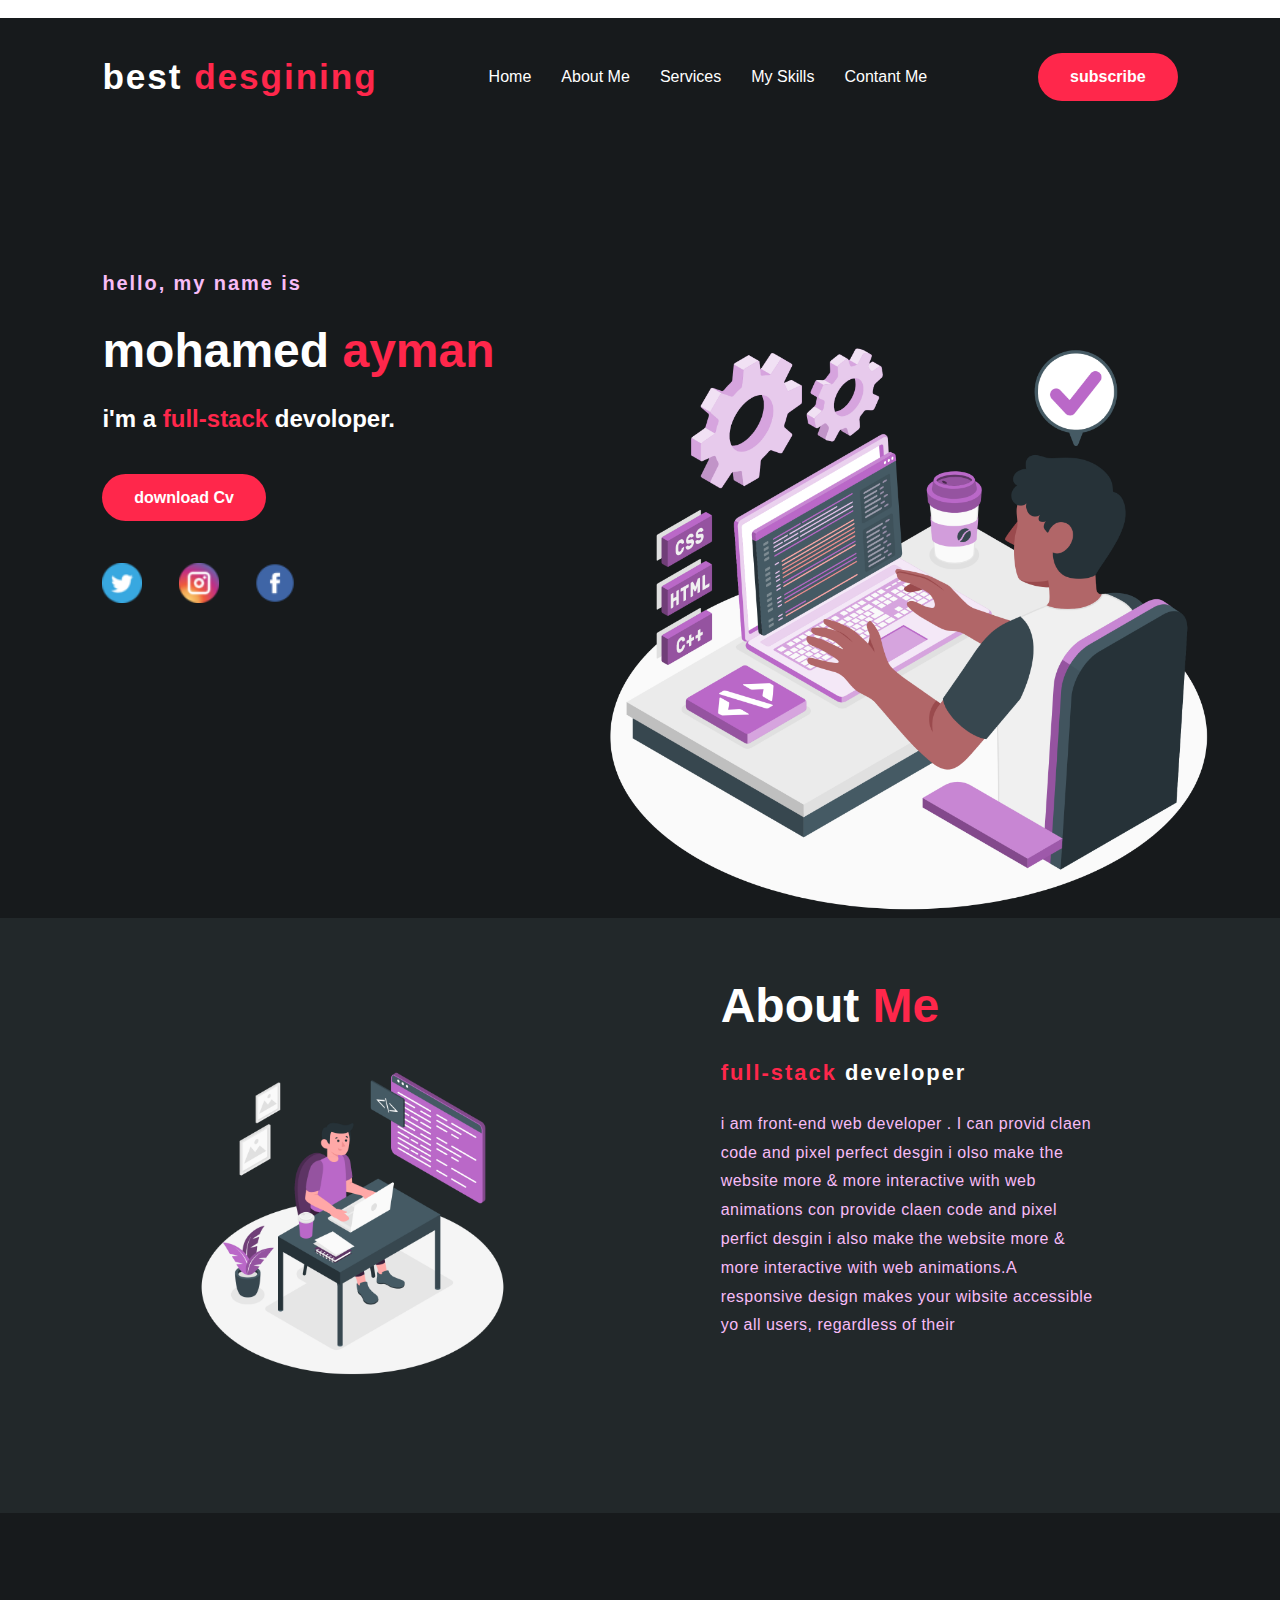
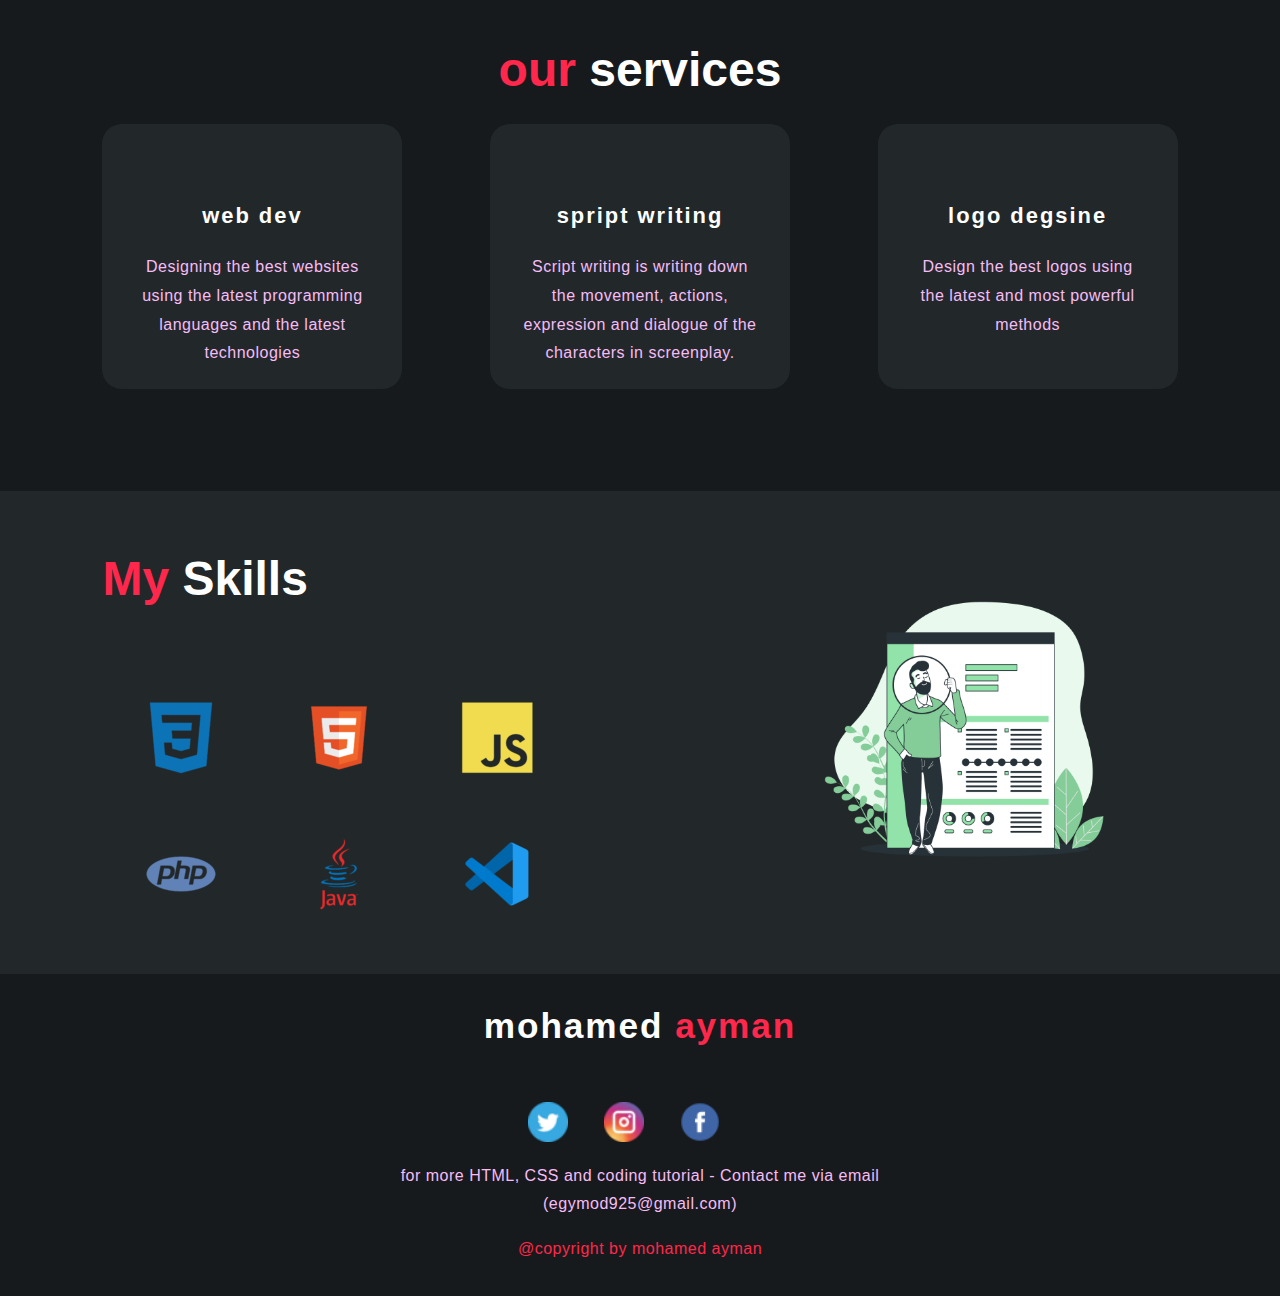
<file: index.html>
<!DOCTYPE html>
<html lang="en">
<head>
    <meta charset="UTF-8">
    <meta http-equiv="X-UA-Compatible" content="IE=edge">
    <meta name="viewport" content="width=device-width, initial-scale=1.0">
    <title>best desgining</title>
    <meta name="description" content="best desgin websites and logos and script writer">
    <meta name="keywords" content="mohamed, ayman, mohamed ayman desgining(websites- logos- script writer">
    <link rel="stylesheet" href="style.css">
    <link rel="stylesheet" href="icons/icon med .icon">
    <link rel="stylesheet" href="https://cdnjs.cloudflare.com/ajax/libs/font-awesome/6.2.1/css/all.min.css" integrity="sha512-MV7K8+y+gLIBoVD59lQIYicR65iaqukzvf/nwasF0nqhPay5w/9lJmVM2hMDcnK1OnMGCdVK+iQrJ7lzPJQd1w==" crossorigin="anonymous" referrerpolicy="no-referrer" />">

</head>
<body>
    <div class="container">
        <section class="home" id="#home">

            <nav>
                <h2>best <span>desgining</span></h2>
                <ul id="actions">
                    <li><a href="">home</a></li>
                    <li><a href="file:///D:/project%20html%20&%20%23css%203/About%20Me/index.html">about me</a></li>
                    <li><a href="file:///D:/project%20html%20&%20%23css%203/Services/index.html">services</a></li>
                    <li><a href="file:///D:/project%20html%20&%20%23css%203/My%20Skills/index.html">My Skills</a></li>
                    <li><a href="file:///D:/project%20html%20&%20%23css%203/Contact%20Me/index.html">contant me</a></li>
                </ul>
    
                <a href="#" class="btn">subscribe</a>

                <button id="menu">
                    <span></span>
                    <span></span>
                    <span></span>
                </button>
            </nav>
            <div class="content">
                <div class="container-texts">
                    <h4>hello, my name is </h4>
                    <h1>mohamed <span>ayman</span></h1>
                    <h3>i'm a <span>full-stack</span> devoloper.</h3>
                    <a href="#" class="btn">download Cv</a>
    
                    <div class="social">
                        <a href="https://twitter.com/mohamed29749198?t=6r2jcVaJ0L0sUMrDTNRVNA&s=09"><img src="images/p1.png" alt=""></a>
                        <a href="https://www.instagram.com/mo_ayman1/"><img src="images/p2.png" alt=""></a>
                        <a href="https://www.facebook.com/profile.php?id=100027546554738"><img src="images/p3.png" alt=""></a>
                    </div>
                </div>
                <div class="container-images">
                    <img src="images/Hand coding-amico.png" alt="" class="pic">
                    
                </div>
            </div>
        </section>

        <section class="about">
            <div class="container-images">
                <img src="images/p9.png" alt="">
            </div>
            <div class="container-texts">
               <h1>About <span>Me</span></h1>
               <h5> <span>full-stack</span> developer</h5>
               <p>
                   i am front-end web developer . I can provid claen code and pixel perfect 
                   desgin i olso make the website more & more interactive with web animations con provide claen code and pixel perfict desgin i also make the website more
                   & more interactive with web animations.A responsive design  makes your wibsite accessible yo all users, regardless of their
               </p>
            </div>
           </section>
   
           <section class="services">
               <h1 class="text-center"><span>our </span>services</h1>
               <div class="box">
                   <div class="card">
                       <i class="fa-solid fa-code"></i>
                       <h5>web dev</h5>
                       <div class="par">
                           <p>
                               Designing the best websites using the latest programming languages ​​and the latest technologies
                           </p>
                       </div>
                   </div>
                   <div class="card">
                       <i class="fa-solid fa-pen"></i>
                       <h5>spript writing</h5>
                       <div class="par">
                           <p>
                               Script writing is writing down the movement, actions, expression and dialogue of the characters in screenplay.
                           </p>
                       </div>
                   </div>  
                                 <div class="card">
                       <i class="fa-brands fa-drupal"></i>
                       <h5>logo degsine</h5>
                       <div class="par">
                           <p>
                               Design the best logos using the latest and most powerful methods
                           </p>
                       </div>
                   </div>
               </div>
           </section>
   
           <section class="skills">
               <div class="container-skills">
                   <h1><span>My</span> Skills</h1>
                   <div class="content-skills">
                       <div class="skills"><img src="icons/icon1.png" alt=""></div>
                       <div class="skills"><img src="icons/icon2.png" alt=""></div>
                       <div class="skills"><img src="icons/icon3.png" alt=""></div>
                       <div class="skills"><img src="icons/icon4.png" alt=""></div>
                       <div class="skills"><img src="icons/icon5.png" alt=""></div>
                       <div class="skills"><img src="icons/icon6.png" alt=""></div>
                   </div>
                </div>
               <div class="container-images">
                   <img src="images/p11.png" alt="">
               </div>
   
            </section>

           <footer>
            <div class="content-footer">
                <h2>mohamed <span>ayman</span></h2>
                <div class="social">
                    <a href="https://twitter.com/mohamed29749198?t=6r2jcVaJ0L0sUMrDTNRVNA&s=09"><img src="images/p1.png" alt=""></a>
                    <a href="https://www.instagram.com/mo_ayman1/"><img src="images/p2.png" alt=""></a>
                    <a href="https://www.facebook.com/profile.php?id=100027546554738"><img src="images/p3.png" alt=""></a>
                </div>
                <p>
                    for more HTML, CSS and coding tutorial - Contact me via email (egymod925@gmail.com)
                </p>
                <p class="end">
                    @copyright by mohamed ayman
                </p>
            </div>
           </footer>
    </div>
    <script src="script.js"></script>
</body>
</html>
</file>
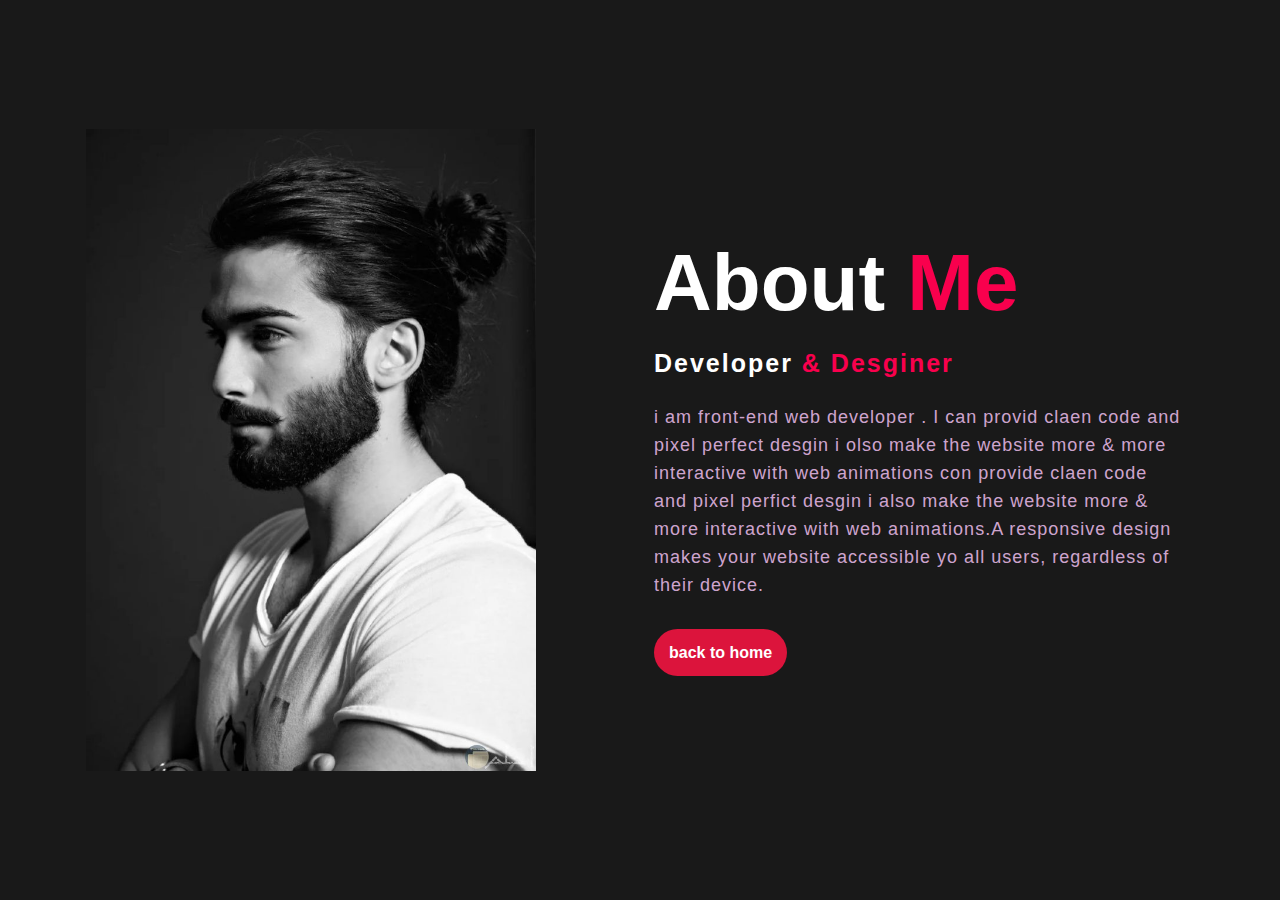
<file: About Me/index.html>
<!DOCTYPE html>
<html lang="en">
<head>
    <meta charset="UTF-8">
    <meta http-equiv="X-UA-Compatible" content="IE=edge">
    <meta name="viewport" content="width=device-width, initial-scale=1.0">
    <title>About Me</title>
    <link rel="stylesheet" href="style.css">
</head>
<body>
    <section class="about">
        <div class="contant">
            <img src="R.jfif">
            <div class="text">
                <h1>About <span>Me</span></h1>
                <h5>developer <span> & desginer</span></h5>
                <p>i am front-end web developer . I can provid claen code and pixel
                 perfect desgin i olso make the website more & more interactive with web 
                 animations con provide claen code and pixel perfict desgin i also make 
                 the website more & more interactive with web animations.A responsive design 
                 makes your website accessible yo all users, regardless of their device.</p>
                 <a href="file:///D:/project%20html%20&%20%23css%203/index.html#" class="btn">back to home</a>
   
            </div>
        </div>
    </section>

</body>
</html>
</file>
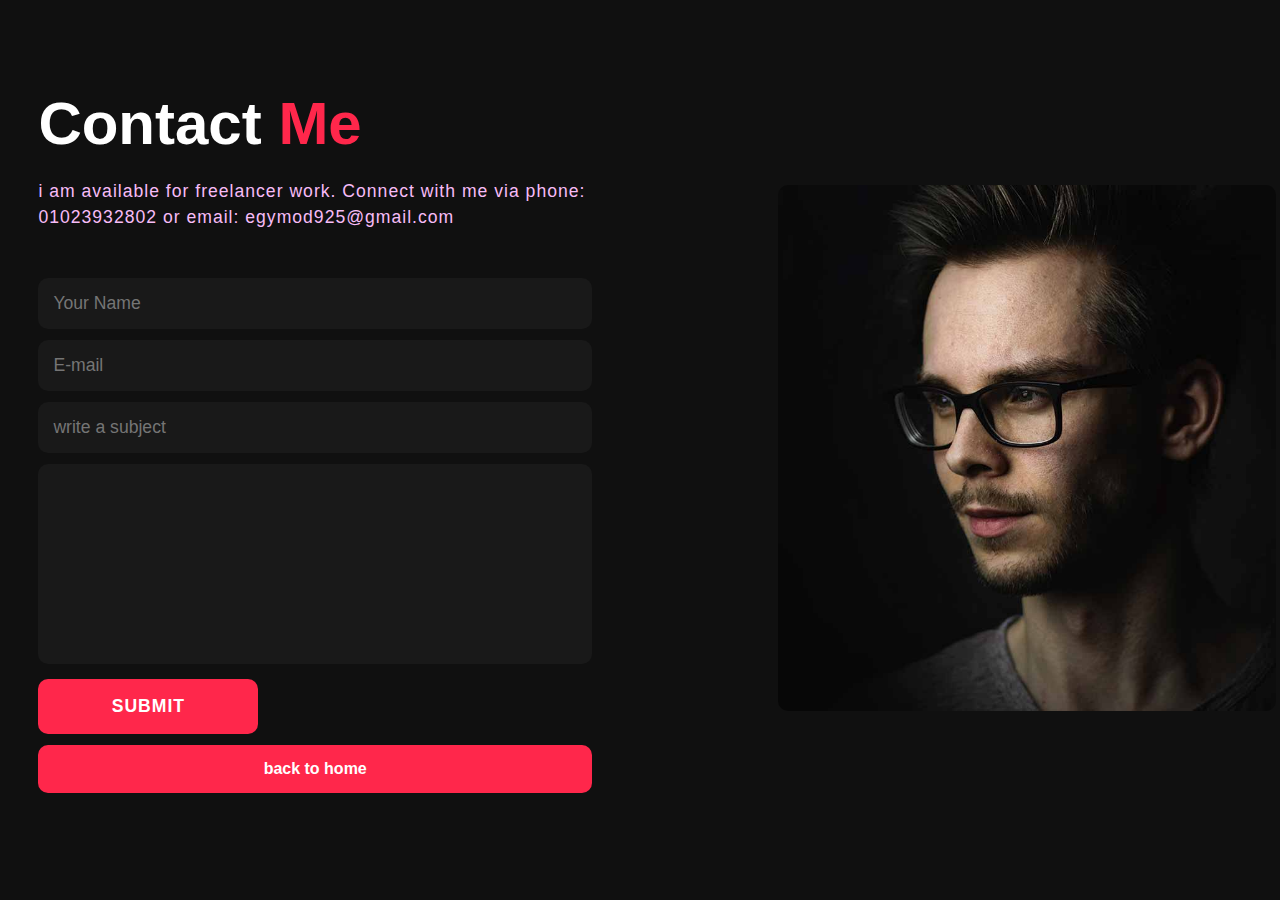
<file: Contact Me/index.html>
<!DOCTYPE html>
<html lang="en">
<head>
    <meta charset="UTF-8">
    <meta http-equiv="X-UA-Compatible" content="IE=edge">
    <meta name="viewport" content="width=device-width, initial-scale=1.0">
    <title>contact me</title>
    <link rel="stylesheet" href="style.css">
</head>
<body>
    <section class="contact">
        <div class="contact-from">
            <h1>Contact <span>Me</span></h1>
            <p>i am available for freelancer work. Connect with me via phone: 01023932802
                or email: egymod925@gmail.com</p>
                <form action="">
                    <input type="" placeholder="Your Name"  required>
                    <input type="email" name="email" id="" placeholder="E-mail" required>
                    <input type="" placeholder="write a subject" required>
                    <textarea name="" id="" cols="30" rows="10" placeholder="your massage"
                    required>
                    </textarea>
                    <input type="submit" name="" value="submit" class="btn">
                    <a href="file:///D:/project%20html%20&%20%23css%203/index.html#" class="brn">back to home</a>  <br>      
                 </form>
        </div>
        <div class="contact-img">
            <img src="main.jpg" alt="">
        </div>
    </section>
</body>
</html>
</file>
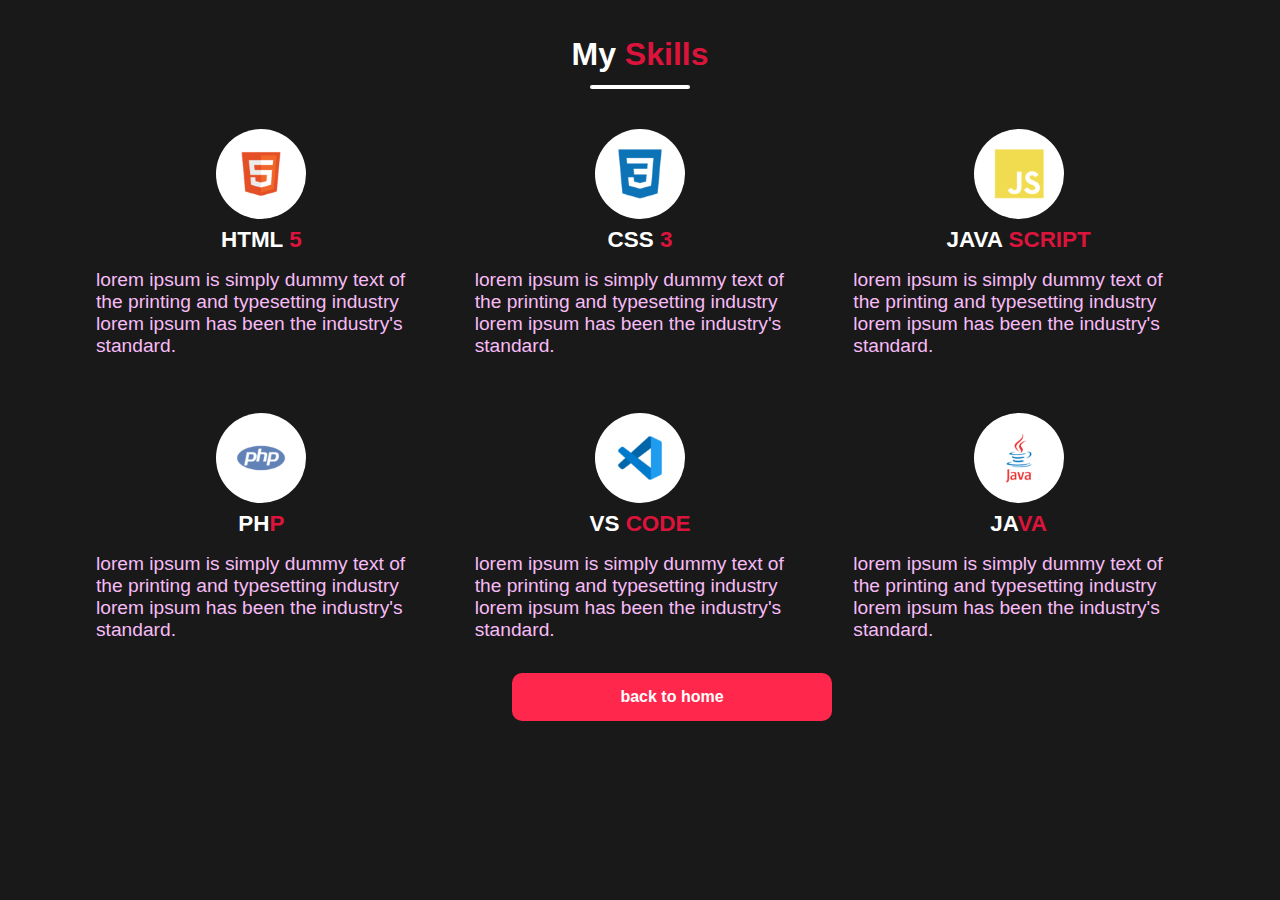
<file: My Skills/index.html>
<!DOCTYPE html>
<html lang="en">
<head>
    <meta charset="UTF-8">
    <meta http-equiv="X-UA-Compatible" content="IE=edge">
    <meta name="viewport" content="width=device-width, initial-scale=1.0">
    <title>My Skills</title>
    <link rel="stylesheet" href="style.css">
    <link rel="stylesheet" href="https://cdnjs.cloudflare.com/ajax/libs/font-awesome/6.2.1/css/all.min.css" integrity="sha512-MV7K8+y+gLIBoVD59lQIYicR65iaqukzvf/nwasF0nqhPay5w/9lJmVM2hMDcnK1OnMGCdVK+iQrJ7lzPJQd1w==" crossorigin="anonymous" referrerpolicy="no-referrer" />
</head>
<body>
    <div class="inner">
        <div class="header">
            <h1>My <span>Skills</span></h1>
        </div>
        <div class="container">
            <div class="skill-box">
                <div class="skill-title">
                    <div class="img">
                        <img src="icon2.png" alt="" class="skill-icon">
                        </div>
                        <h3>HTML <SPAN>5</SPAN></h3>
                        </div>
                        <P>
                            lorem ipsum is simply dummy text of the  printing and typesetting industry lorem ipsum has been the industry's standard.
                        </P>
            </div>
            <div class="skill-box">
                <div class="skill-title">
                    <div class="img">
                        <img src="icon1.png" alt="" class="skill-icon">
                        </div>
                        <h3>CSS <SPAN>3</SPAN></h3>
                        </div>
                        <P>
                            lorem ipsum is simply dummy text of the  printing and typesetting industry lorem ipsum has been the industry's standard.
                        </P>
            </div>
            <div class="skill-box">
                <div class="skill-title">
                    <div class="img">
                        <img src="icon3.png" alt="" class="skill-icon"> 
                        </div>
                        <h3>JAVA <SPAN>SCRIPT</SPAN></h3>
                        </div>
                        <P>
                            lorem ipsum is simply dummy text of the  printing and typesetting industry lorem ipsum has been the industry's standard.
                        </P>
            </div>
            <div class="skill-box">
                <div class="skill-title">
                    <div class="img">
                        <img src="icon4.png" alt="" class="skill-icon">
                        </div>
                        <h3>PH<SPAN>P</SPAN></h3>
                        </div>
                        <P>
                            lorem ipsum is simply dummy text of the  printing and typesetting industry lorem ipsum has been the industry's standard.
                        </P>
            </div>            <div class="skill-box">
                <div class="skill-title">
                    <div class="img">
                        <img src="icon6.png" alt="" class="skill-icon">
                        </div>
                        <h3>VS <SPAN>CODE</SPAN></h3>
                        </div>
                        <P>
                            lorem ipsum is simply dummy text of the  printing and typesetting industry lorem ipsum has been the industry's standard.
                        </P>
            </div>            <div class="skill-box">
                <div class="skill-title">
                    <div class="img">
                        <img src="icon5.png" alt="" class="skill-icon">
                        </div>
                        <h3>JA<SPAN>VA</SPAN></h3>
                        </div>
                        <P>
                            lorem ipsum is simply dummy text of the  printing and typesetting industry lorem ipsum has been the industry's standard.
                        </P>
            </div>     
            </div>

            <a href="file:///D:/project%20html%20&%20%23css%203/index.html#" class="brn" >back to home </a>

</body>
</html>
</file>
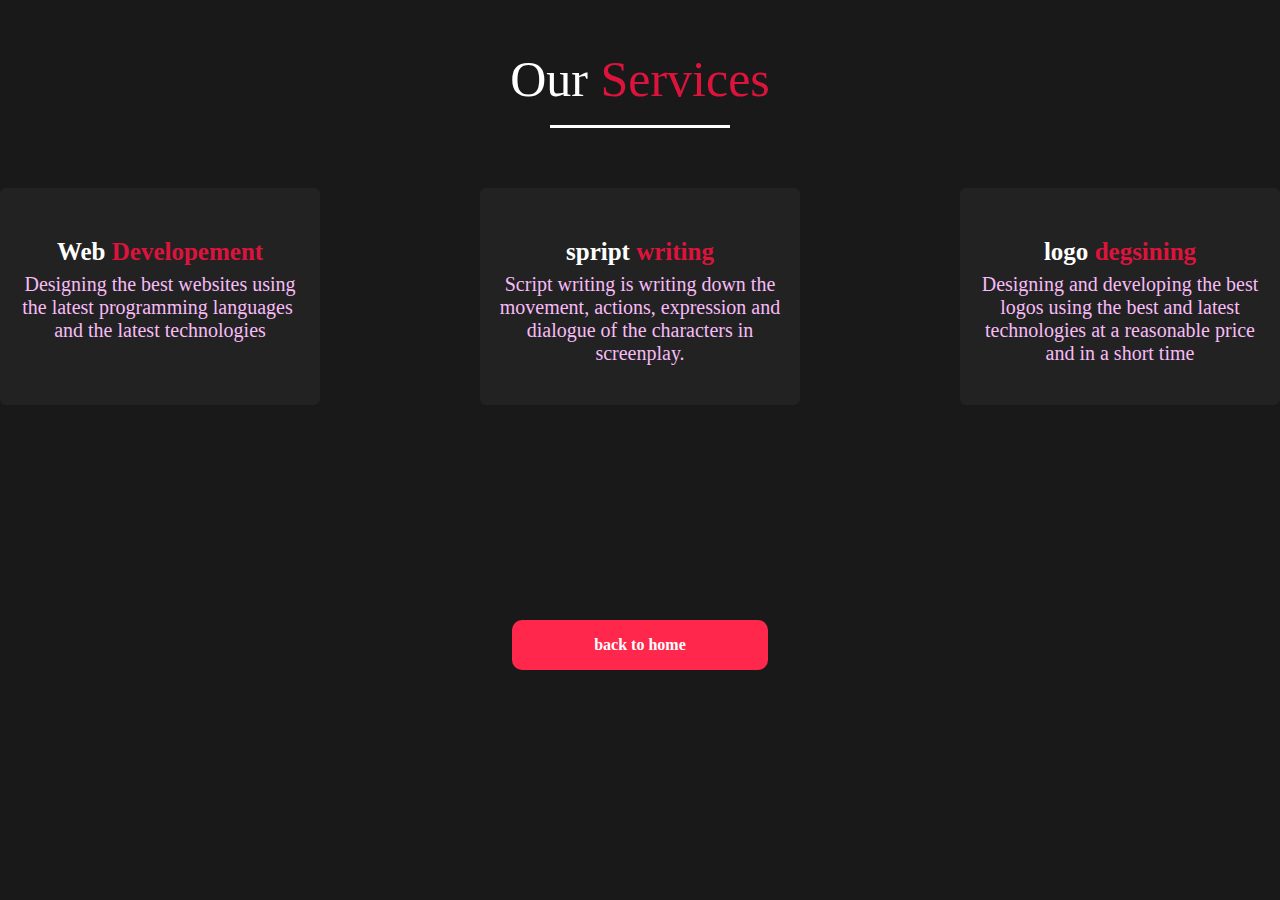
<file: Services/index.html>
<!DOCTYPE html>
<html lang="en">
<head>
    <meta charset="UTF-8">
    <meta http-equiv="X-UA-Compatible" content="IE=edge">
    <meta name="viewport" content="width=device-width, initial-scale=1.0">
    <title>responsive our services page</title>
    <link rel="stylesheet" href="style2.css">
    <link rel="preconnect" href="https://fonts.gstatic.com" crossorigin>
    <link href="https://fonts.googleapis.com/css2?family=Open+Sans:ital,wght@0,400;0,500;0,600;0,700;0,800;1,300;1,400;1,500;1,600;1,700;1,800&display=swap" rel="stylesheet">
    <link rel="stylesheet" href="https://cdnjs.cloudflare.com/ajax/libs/font-awesome/6.2.1/css/all.min.css" integrity="sha512-MV7K8+y+gLIBoVD59lQIYicR65iaqukzvf/nwasF0nqhPay5w/9lJmVM2hMDcnK1OnMGCdVK+iQrJ7lzPJQd1w==" crossorigin="anonymous" referrerpolicy="no-referrer">
</head>
<body>
    <div services>
        <div class="max-width">
            <h1>Our <span>Services</span></h1>
            <div class="content">
                <div class="card">
                    <div class="box">
                        <i class="fa fa-code"></i>
                        <h3>Web <span>Developement</span></h3>
                        <p>Designing the best websites using the latest programming 
                            languages ​​and the latest technologies</p>            
                    </div>
                </div>
                <div class="card">
                    <div class="box">
                        <i class="fa-solid fa-pen"></i>
                        <h3>spript <span> writing </span></h3>
                        <p>                            Script writing is writing down the movement, actions, expression and dialogue of the characters in screenplay.
                            </p>            
                    </div>
                </div>
                <div class="card">
                    <div class="box">
                        <i class="fa-brands fa-drupal"></i>
                        <h3>logo <span>degsining</span></h3>
                        <p>Designing and developing the best logos using the best and latest technologies at a reasonable price and in a short time
                            </p>            
                    </div>
                </div>
            </div>
        </div>
    </div>











    <a href="file:///D:/project%20html%20&%20%23css%203/index.html#" class="brn" >back to home </a>

</body>
</html>
</file>
<file: style.css>
:root {
    --primarycolor: #ff274b;
    --secondarycolor: #f7bcf7;
    --lightcolor: #ffffff;
    --bgcolor-1: #171a1c;
    --bgcolor-2: #22282a;
    --padding: 8%;
}
* {
    margin: 0;
    padding: 0;
    box-sizing: border-box;
}

html {
    font-family: "josefin sans", sans-serif;
    font-size: 16px;
    color: var(--lightcolor);
}

h1{
    font-size: 3rem;
    margin: 1.7rem 0;
}

h2 {
    font-size: 2.2rem;
    letter-spacing: 0.12rem;
    cursor: pointer;
}

h3{
    font-size: 1.5rem;
    margin-bottom: 3.5rem;

}
h4{
    font-size: 1.25rem ;
    letter-spacing: 0.12rem;
    color: var(--secondarycolor);
}

h5 {
    font-size: 1.37rem;
    margin-bottom: 1.5rem;
    letter-spacing: 2px;

}

span {
    color: var(--primarycolor);
}
p {
    color: var(--secondarycolor);
    letter-spacing: 0.5px;
    line-height: 1.8rem ;
    font-size: 1rem;
}

/*---------------------------------
*----------------HOME SECTION
---------------------------------*/

.home{
    width: 100%;
    height: 100vh;
    background-color: var(--bgcolor-1);
    display: flex;
    flex-direction: column;
}

nav {
    padding-top: 2.2rem;
    padding-left: var(--padding);
    padding-right: var(--padding);
    display: flex;
    justify-content: space-between;
    align-items: center;
}
nav ul li {
    list-style: none;
    display: inline-block;
    margin: 0.8rem;
}
nav ul li a {
    color: var(--lightcolor);
    text-decoration: none;
    text-transform: capitalize;
    transition: 0.54s;
}
nav ul li a:hover{
    color: var(--primarycolor);
}

.btn{
    background-color: var(--primarycolor);
    color: var(--lightcolor);
    text-decoration: none;
    font-weight: bold;
    padding: 0.81rem 1.87rem;
    border-radius: 30px;
    border: 2px solid transparent;
    transition: 0.54s;
}
.btn:hover{
    background-color: transparent;
    border: 2px solid var(--primarycolor);
}
.content {
    flex-grow:1;
    padding: 0 var(--padding);
    display: flex;
    align-items: center;
    justify-content: space-between;
}
.container-texts{
    position: relative;
    bottom: 70px;
}


.social {
    margin-top: 3.5rem;
}
 .social img{
    margin-right:2rem ;
    width: 2.5rem;
    transition: 0.54s;
 }
.social img:hover{
    transform: scale(1.2);
}
.home .container-images{
    width: 50%;
    height: 75%;
    position: relative;
    align-self: flex-end;
}

.home .container-images img{
    position: absolute;
    bottom: 0;
    height: 100%;
    left: 50%;
    transform: translatex(-50%);
    transition: bottom 1s, left 1s;
}
.home .container-images:hover .pic{
    bottom: 40px;
}

/*---------------------------------
*----------------ABOUT SECTION
---------------------------------*/

.about {
    background-color: var(--bgcolor-2);
    padding: var(--padding);
    display: flex;
    align-items: center;
    justify-content: space-around;
}

.about .container-images{
    width: 35%;
}

.about .container-images img{
    width: 90%;
}
.about .container-texts{
    width: 35%;
}

.services{
    background-color: var(--bgcolor-1);
    padding: var(--padding);
}

.text-center {
    text-align: center;
}
.box {
    display: flex;
    justify-content: space-between;
    gap: 1rem;
}
.card {
    width: 300px;
    background-color: var(--bgcolor-2);
    border-radius: 20px;
    padding: 1.3rem 2rem ;
    text-align: center;
    transition: 1s;
    
    
}
.card i {
    font-size: 3.12rem;
    text-align: center;
    color: var(--primarycolor);
    margin: 2rem;
    
}
.card:hover{
    transform: scale(1.1);
}

/*---------------------------------
*----------------SKILLS SECTION
---------------------------------*/

.skills {
    background-color: var(--bgcolor-2);
    padding: 2rem var(--padding);
    display: flex;
    align-items: center;
    justify-content: space-between;
}

.skills .container-images {
    width: 35%;
}

.skills .container-images img {
    width: 90%;
}

.skills .container-skills{
    width: 50%;
}

.content-skills {
    display: flex;
    flex-wrap: wrap;
    margin-top: 4rem;
}
.skill{
    width: 100px;
    height: 100px;
    background-color: var(--lightcolor);
    border-radius: 50%;
    margin: 0 2rem 2rem 0;
    display: flex;
    align-items: center;
    justify-content: center;
}

.skill img {
    width: 70%;
}


/*-------------------------------------------
*----------------FOOTER SECTION
---------------------------------------------*/


footer{
    padding: 2rem var(--padding);
    background-color: var(--bgcolor-1);
}
footer .content-footer{
    display: flex;
    flex-direction: column;
    align-items: center;
    justify-content: center;
}
footer .content-footer p {
    color: var(--secondarycolor);
    text-align: center;
    width: 500px;
    margin-top: 1rem;
}
footer .content-footer .end{
    color: var(--primarycolor);
    margin-top: 1rem;
}
footer .social{
    text-align: right;
    
}

footer .card 

footer .card h6 {
    font-size: 22px;
}


/*---------------------------------
*----------------humburger main
---------------------------------*/

#menu {
    display: none;
    position: relative;
    appearance:none ;
    border: none;
    outline: none;
    background: none;
    cursor: pointer;
    user-select: none;
}

#menu span{
    display: block;
    width: 33px;
    height: 4px;
    background-color: var(--lightcolor);
    border-radius: 6px;
    transform-origin: 0 0;
    transition: 0.4s;
    margin-bottom: 5px;
}


#menu.is-active span:nth-child(1) {
    transform: translate(0px, -2px) rotate(45deg);
}
#menu.is-active span:nth-child(2) {
    opacity: 0;
    transform: translateX(15px);
}
#menu.is-active span:nth-child(3) {
    transform: translate(-3px, 3px) rotate(-45deg);
}
#menu.is-active span {
    background-color: var(--primarycolor);
}


/*---------------------------------
*----------------MEDIA SECTION
---------------------------------*/

@media screen and (max-width:575px) {
    :root {
        --padding:1.5rem;
    }
    html {
        font-size: 13Px;
    }
.home .container-images{
    display: none;
}
nav{
    position: fixed;
    top: 0;
    left: 0;
    right: 0;
    height: 82px;
    padding-top: 0;
    background-color: var(--bgcolor-1);
    border-bottom: 1px solid var(--bgcolor-2);
    z-index: 100;
}
nav > a{
    display: none;
}
nav ul {
    display: none;
    position: fixed;
    top: 0;
    left: 0;
    width: 100vw;
    height: 100vh;
    background: var(--bgcolor-1);
}
nav ul.is-active{
    display: block;
}
nav ul li {
    display: block;
    text-align: center;
    margin: 50px;
}
.container-texts{
    bottom: 0em;
}
.social{
    margin-top: 70px;
}
h3{
    margin-bottom: 70px;
}
#menu{
    display: block;
}
.about .container-images{
    display: none;
}
.about .container-texts{
    width: 100%;
}


.box{
    justify-content: center;
    flex-wrap: wrap;
    gap: 1rem;
}
.skills .container-images{
    display: none;
}
.skills .container-skills{
    width: 100%;
    display: flex;
    align-items: center;
    justify-content: center;
    flex-direction: column;
}
.skills .container-skills .content-skills{
    margin: 2rem;
    align-items: center;
    justify-content: center;
}
.skill {
    width: 80px;
    height: 80px;
}
footer .content-footer p{
    width: 100%;
}
}
@media screen and (min-width:576px) and (max-width:767px) {
    :root {
        --padding:1.5rem;
    }
    html {
        font-size: 13Px;
    }
.home .container-images{
    display: none;
}
.content{
    padding-top:82px ;
}
nav{
    position: fixed;
    top: 0;
    left: 0;
    right: 0;
    height: 82px;
    padding-top: 0;
    background-color: var(--bgcolor-1);
    border-bottom: 1px solid var(--bgcolor-2);
    z-index: 100;
}
nav > a{
    display: none;
}
nav ul {
    display: none;
    position: fixed;
    top: 0;
    left: 0;
    width: 100vw;
    height: 100vh;
    background: var(--bgcolor-1);
}
nav ul.is-active{
    display: block;
}
nav ul li {
    display: block;
    text-align: center;
    margin: 50px;
}
.container-texts{
    bottom: 0em;
}
.social{
    margin-top: 30px;
}
h3{
    margin-bottom: 30px;
}
#menu{
    display: block;
}
.about .container-images{
    display: none;
}
.about .container-texts{
    width: 100%;
}


.box{
    justify-content: center;
    flex-wrap: wrap;
    gap: 1rem;
}
.skills .container-images{
    display: none;
}
.skills .container-skills{
    width: 100%;
    display: flex;
    align-items: center;
    justify-content: center;
    flex-direction: column;
}
.skills .container-skills .content-skills{
    margin: 2rem;
    align-items: center;
    justify-content: center;
}
.skill {
    width: 80px;
    height: 80px;
}
footer .content-footer p{
    width: 100%;
}
}
@media screen and (min-width:768px) and (max-width:991px) {
    :root {
        --padding:1.5rem;
    }
    html {
        font-size: 13Px;
    }
.home .container-images{
    display: none;
}
nav{
    position: fixed;
    top: 0;
    left: 0;
    right: 0;
    height: 82px;
    padding-top: 0;
    background-color: var(--bgcolor-1);
    border-bottom: 1px solid var(--bgcolor-2);
    z-index: 100;
}
nav > a{
    display: none;
}
nav ul {
    display: none;
    position: fixed;
    top: 0;
    left: 0;
    width: 100vw;
    height: 100vh;
    background: var(--bgcolor-1);
}
nav ul.is-active{
    display: block;
}
nav ul li {
    display: block;
    text-align: center;
    margin: 50px;
}
.container-texts{
    bottom: 0em;
}
.social{
    margin-top: 70px;
}
h3{
    margin-bottom: 70px;
}
#menu{
    display: block;
}
.about .container-images{
    display: none;
}
.about .container-texts{
    width: 100%;
}


.box{
    justify-content: center;
    flex-wrap: wrap;
    gap: 1rem;
}
.skills .container-images{
    display: none;
}
.skills .container-skills{
    width: 100%;
    display: flex;
    align-items: center;
    justify-content: center;
    flex-direction: column;
}
.skills .container-skills .content-skills{
    margin: 2rem;
    align-items: center;
    justify-content: center;
}
.skill {
    width: 80px;
    height: 80px;
}
footer .content-footer p{
    width: 100%;
}

}
</file>
<file: About Me/style.css>
*{
    padding: 0;
    margin: 0;
    font-family: 'josefin sans' , sans-serif;
    box-sizing: border-box;
}
.about{
    width: 100%;
    height: 100vh;
    background-color: #191919;
    display: flex;
    justify-content: center;
    align-items: center;
}
.about .contant img{
    height: auto;
    width: 450px;
    max-width: 100%;
}
.text{
    width: 550px;
    max-width: 100%;
    padding: 0 10px;
}    
.contant{
    width: 1280px;
    max-width: 95%;
    margin: 0 auto;
    display: flex;
    flex-wrap: wrap;
    align-items: center;
    justify-content: space-around;
}
.text h1{
    color: white;
    font-size: 80px;
    text-transform: capitalize;
    margin-bottom: 20px;
}
.text h5{
    color: white;
    font-size: 25px;
    text-transform:capitalize;
    margin-bottom: 25px;
    letter-spacing: 2px;
}
span{
    color: #f9004d;
}
.text p{
    color: #fcfc;
    letter-spacing: 1px;
    line-height: 28px;
    font-size: 18px;
    margin-bottom:45px ;
}
.btn{
    background: crimson;
    color: white;
    text-decoration: none;
    border: 2px solid transparent;
    font-weight: bold;
    padding: 13px;
    border-radius: 30px;
    transition: 1s;
}
.btn:hover{
    background: transparent;
    border: 2px solid #f9004d;
    cursor: pointer;
}

@media screen and (max-width:1180px){
    .about{
        width: 100%;
        height: auto;
        padding: 70px;
    }
}
@media screen and (max-width:650px){
    .about .contant img{
        margin-bottom: 35px;
    }
    .text h1{
        font-size: 60px;
        margin-bottom:25px ;
    }
}
</file>
<file: Contact Me/style.css>
* {
    padding: 0;
    margin: 0;
    box-sizing: border-box;
    font-family: 'josefin sans', sans-serif;
}
section{
    padding: 40px 15%;
}
.contact{
    background: #101010;
    height: 100%;
    width: 100%;
    min-height: 100vh;
    display: grid;
    grid-template-columns: repeat(2, 2fr);
    align-items: center;
    grid-gap:6rem;
}    
.contact-img img{
    max-width: 100%;
    width: 90%;
    height: auto;
    border-radius: 10px;
    margin-left: 90px;
}
.contact-from h1{
    font-size: 80px;
    color: #fff;
    margin-bottom: 20px;
}
span{
    color: #ff274b;
}
.contact-from p{
    color: #f7bcf7;
    letter-spacing: 1px;
    line-height: 26px;
    font-size: 1.1rem;
    margin-bottom: 3.8rem;
}
.contact-from form{
    position: relative;
}
.contact-from form input,
form textarea{
    width: 100%;
    padding: 15px;
    border: none;
    outline: none;
    background: #191919;
    color: #fff;
    font-size: 1.1rem;
    margin-bottom: 0.7rem;
    border-radius:10px ;
}
.contact-from textarea{
    resize: none;
    height: 200px;
}
.contact-from form .btn{
    display: inline-block;
    background: #ff274b;
    font-size: 1.1rem;
    letter-spacing: 1px;
    text-transform: uppercase;
    font-weight: 600;
    border: 2px solid transparent;
    border-radius: 10px;
    width: 220px;
    transition: ease .20s;
    cursor: pointer;
    transition: 0.80s;
}
.contact-from form .btn:hover{
    border:2px solid #ff274b;
    background: transparent;
}
.brn{
    background:#ff274b;
    color: white;
    text-decoration: none;
    border: 2px solid transparent;
    font-weight: bold;
    padding: 13px;
    border-radius: 10px;
    transition: 1s;
    display: block;
    text-align: center;
}
.brn:hover{
    background: transparent;
    border: 2px solid #f9005d;
    cursor: pointer;
}
@media (max-width:1500px){
    section{
        padding: 80px 3%;
        transition: .2s;
    }
    .contact-from h1{
        font-size: 60px;
    }
    .contact-from p{
        margin-bottom: 3rem;
    }
}
@media (max-width:1570px){
    section{
        padding: 80px  3%;
        transition: 2s;
    }
    .contact-from h1{
        font-size: 60px;
    }
    .contact-from p{
        margin-bottom: 3rem;
    }
    
}
@media (max-width:1200px){
    .contact-img img{
        max-width: 80%;
        width: 80%;
        height: auto;
        text-align: center;
        margin-bottom: 50px;
    }
}
@media (max-width:1090px){
    .contact{
        grid-gap: 2;
        transition: .3s;
    }
}
@media (max-width:1000px){
    .contact{
        grid-template-columns: 1fr;
    }
    .contact-from{
        order: 2;
    }
    .contact-img img{
        max-width: 80%;
        width: 80%;
        height: auto;
        text-align: center;
        margin-bottom: 30px;
    }
}
</file>
<file: My Skills/style.css>
*{
    padding: 0;
    margin: 0;
    box-sizing: border-box;
    font-family: 'roboto', sans-serif;
}
body{
    background-color: #191919;
}
.inner{
    padding-top: 20px;
}
.header{
    text-align: center;
    color: #fff;
    padding: 1rem;
    position: relative;
}
span{
    color: crimson;
}

.header:after{
    content: '';
    position: absolute;
    bottom: 0;
    left: 50%;
    transform: translateX(-50%);
    height: 4px;
    width: 100px;
    background-color: #fff;
    border-radius: 2px;
}
.container{
    display: grid;
    grid-template-columns: repeat(3, 1fr);
    justify-content: center;
    align-items: center;
    grid-gap:1rem;
    padding: 1rem 80px;
    font-size: 1.2rem;
}
.skill-box{
    padding: 1rem;
    color: #f7bcf7;
    cursor: pointer;
}



.skill-box:hover > .skill-title:after, .skill-box:hover > .skill-title:before{
    width: 35px;
}

.skill-box:hover .img{
    transform: translateY(-10px);
}

.skill-title{
    display: flex;
    flex-direction: column;
    align-items: center;
    padding: 0.5rem;
    margin-bottom: 0.5rem;
    position: relative;
}

.skill-title:after{
    content: '';
    position: absolute;
    bottom: 0;
    right: 50%;
    width: 00px;
    height: 4px;
    border-radius: 2px 0 0 2px;
    background-color: rgb(255, 255, 255);
    transition: .5s;
}

.skill-title:before{
    content: '';
    position: absolute;
    bottom: 0;
    left: 50%;
    width: 0px;
    height: 4px;
    border-radius: 0 2px 2px 0;
    background-color: crimson;
    transition: .5s;
}

.img{
    width: 90px;
    height: 90px;
    position:relative ;
    border-radius: 45px;
    background-color: #fff;
    display: flex;
    justify-content: center;
    align-items: center;
    transition: .5s;
}

.img:after{
    content: '';
    position: absolute;
    top: 0;
    left: 0;
    width: 50%;
    height: 90px;


}

.skill-title h3{
    color: #fff;
    margin-top: 0.5rem;
}

.skill-icon{
    width:50px;
    z-index: 2;
}
.brn{
    background:#ff274b;
    color: white;
    text-decoration: none;
    border: 2px solid transparent;
    font-weight: bold;
    padding: 13px;
    border-radius: 10px;
    transition: 1s;
    width: 25%;
    position: absolute;
    left: 40%;
    right: 40%;
    display: block;
    text-align: center;
}
.brn:hover{
    background: transparent;
    border: 2px solid #f9005d;
    cursor: pointer;
}
@media screen and (max-width: 990px){
    .container{
        grid-template-columns: repeat(2, 1fr);
        padding: 2rem 50px;
    }
}
@media screen and (max-width: 500px){
    .container{
        grid-template-columns: 1fr;
    }
}
</file>
<file: Services/style2.css>
*{
    margin: 0;
    padding: 0;
    box-sizing: border-box;
}
body{
    background-color: #191919;
    color: #fff;
}
span{
    color: crimson;
}
.services{
    padding: 100px 0;
}
.mix-width{
    max-width: 1300px;
    padding: 0 45px;
    margin: auto;
}
.max-width h1{
    padding-top:50px ;
    text-align: center;
    position: relative;
    font-size: 50px;
    font-weight: 500;
    margin-bottom: 60px;
    padding-bottom: 20px;
}
.max-width h1::after{
    content: '';
    position: absolute;
    width: 180px;
    height: 3px;
    background: #fff;
    bottom: 0;
    left: 50%;
    transform: translateX(-50%);
}
.content{
    display: flex;
    flex-wrap: wrap;
    justify-content: space-between;
}
.card{
    padding: 40px 12.50px;
    width: 25%;
    border-radius: 6px;
    background: #222;
    text-align: center;
    user-select: none;
    cursor: pointer;
    transition: all 0.90s ease;
}
.card:hover{
    transform: scale(1.2);
}
.box{
    transition: all 0.3s ease;
}
.card:hover .box{
    transform: scale(1.0s);
}
.box i{
    font-size: 50px;
}
.box h3{
    font-size: 25px;
    padding: 10px 0px 7px;
}
.box p{
    font-size:20px ;
    color: #f7bcf7;
}
.brn{
    background:#ff274b;
    color: white;
    text-decoration: none;
    border: 2px solid transparent;
    font-weight: bold;
    width: 20%;
    padding: 14px;
    border-radius: 10px;
    transition: 1s;
    display: block;
    text-align: center;
    position: absolute;
    left: 50%;
    right: 50%;
    top: 70%;
    transform: translate(-50%, -20%);
}
.brn:hover{
    background: transparent;
    border: 2px solid #ff274b;
    cursor: pointer;
}
@media screen and (max-width: 1190px){
    .max-width{
        padding: 0 25px;
    }
    .card{
        width: calc(50% - 10px);
        margin-bottom: 20px;
    }


}
@media screen and (max-width:700px){
    .card{
        width: 100%:
    }
}
</file>
